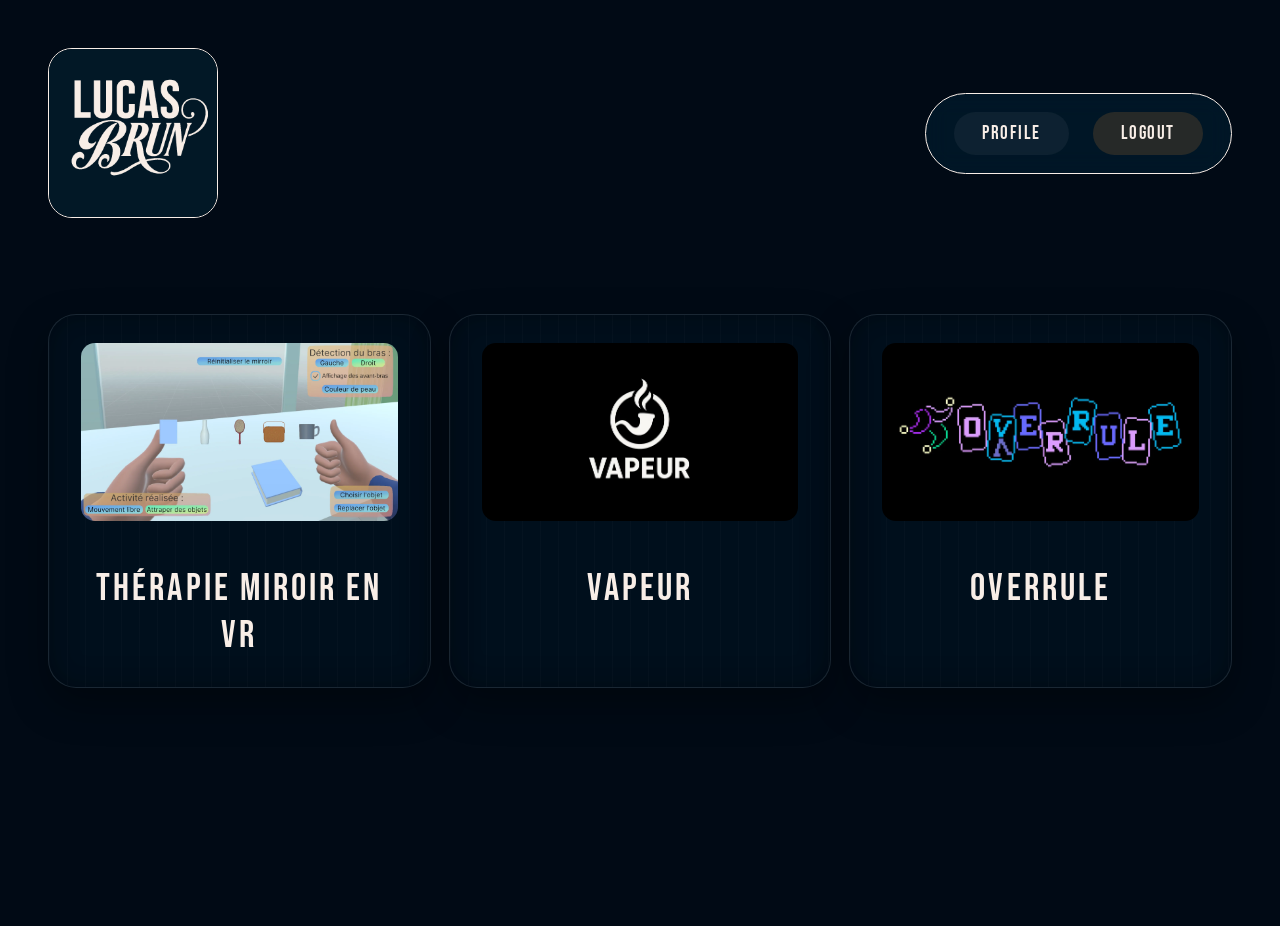
<file: Screens/home.html>
<!DOCTYPE html>
<html lang="fr">
<head>
    <meta charset="UTF-8">
    <meta name="viewport" content="width=device-width, initial-scale=1.0">
    <title>Home</title>
    <link rel="stylesheet" href="../css/screens.css">
</head>
<body>
    <div data-include="site-header"></div>
    <main class="home-page">
        <div class="card-grid">
            <button class="card" type="button" data-target="Projects/Hemiplegie.html">
                <div class="card-image">
                    <img src="../Resources/Hemiplegie/global.webp" alt="Rééducation de l'hémiplégie">
                </div>
                <div class="card-title">Thérapie miroir en VR</div>
            </button>

            <button class="card" type="button" data-target="Projects/Vapeur.html">
                <div class="card-image">
                    <img src="../Resources/Vapeur/logoRect.webp" alt="Vapeur">
                </div>
                <div class="card-title">Vapeur</div>
            </button>

            <button class="card" type="button" data-target="Projects/OverRule.html">
                <div class="card-image">
                    <img src="../Resources/OverRule/logoRect.webp" alt="OverRule">
                </div>
                <div class="card-title">OverRule</div>
            </button>
        </div>
    </main>
    <script src="../js/screens.js"></script>
</body>
</html>
</file>
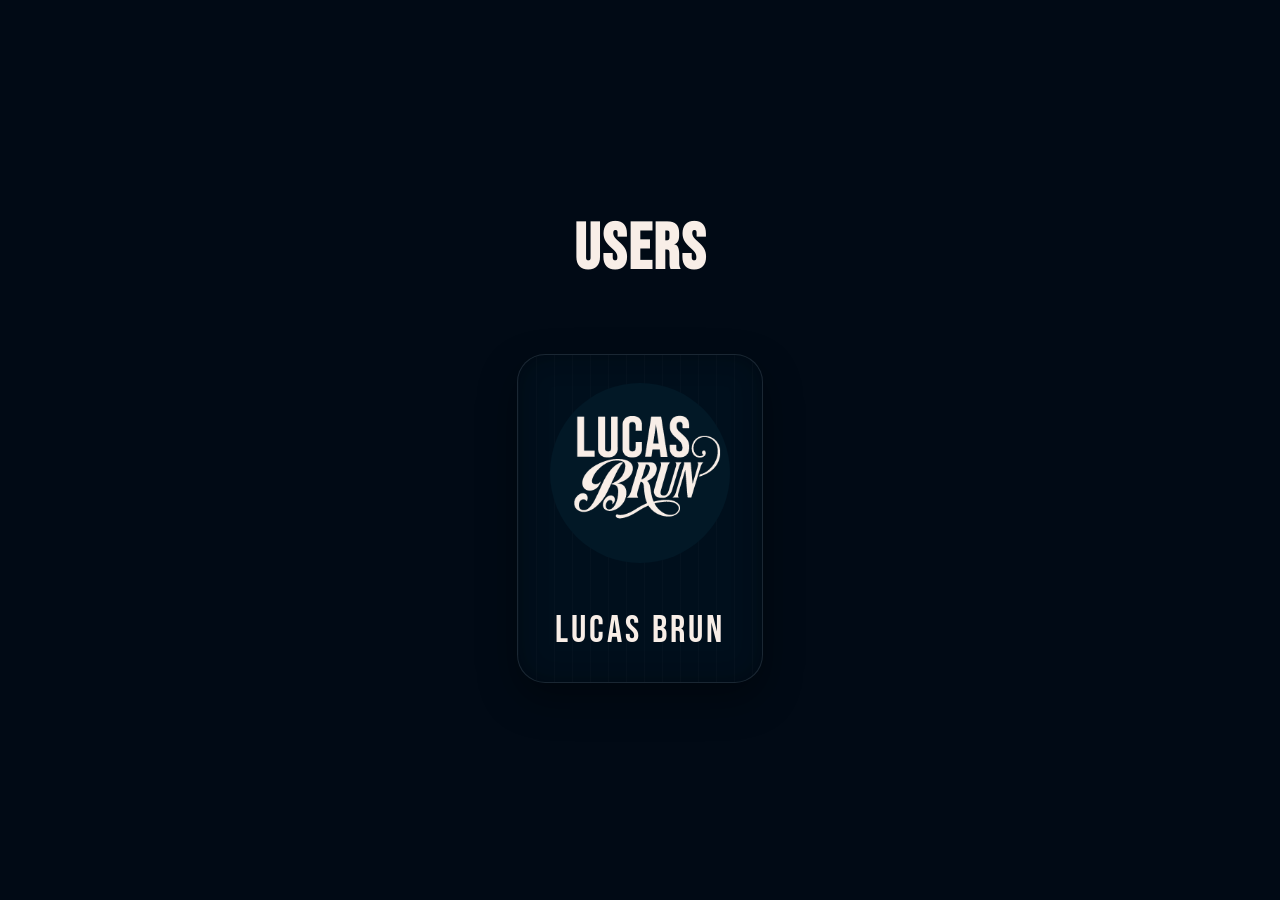
<file: Screens/log.html>
<!DOCTYPE html>
<html lang="fr">
<head>
    <meta charset="UTF-8">
    <meta name="viewport" content="width=device-width, initial-scale=1.0">
    <title>Login</title>
    <link rel="stylesheet" href="../css/screens.css">
</head>
<body class="profile-page">
    <main class="single-card-layout">
        <h1>Users</h1>
        <button class="card" type="button" data-target="home.html">
            <div class="login-avatar">
                <img src="../Resources/Name.webp" alt="Avatar de Lucas Brun">
            </div>
            <div class="login-name">Lucas Brun</div>
        </button>
    </main>
    <script src="../js/screens.js"></script>
</body>
</html>
</file>
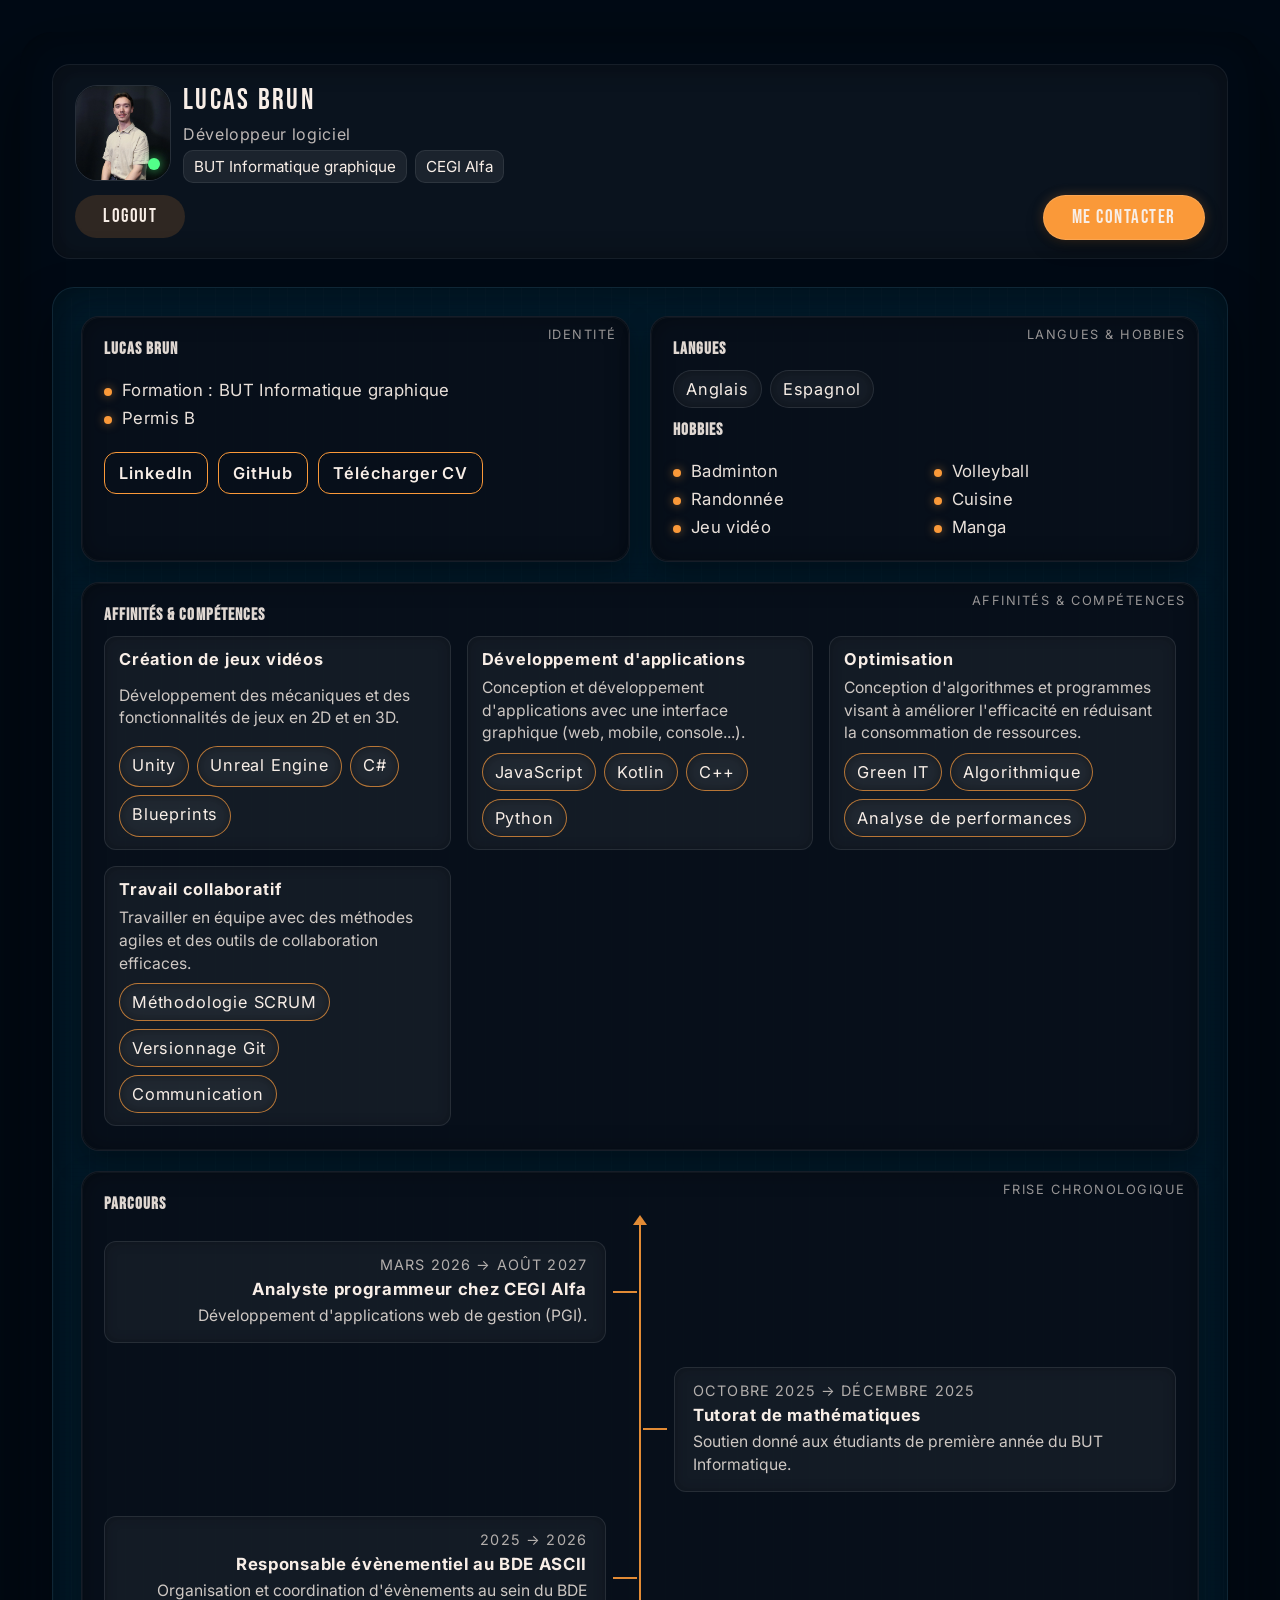
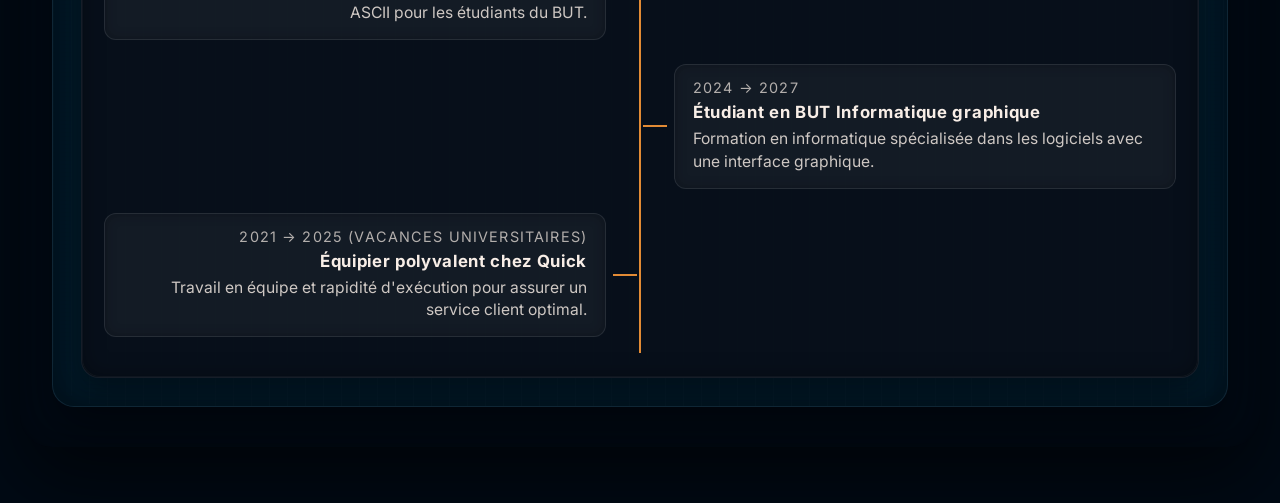
<file: Screens/profile.html>
<!DOCTYPE html>
<html lang="fr">
<head>
    <meta charset="UTF-8">
    <meta name="viewport" content="width=device-width, initial-scale=1.0">
    <title>Profile</title>
    <link rel="stylesheet" href="../css/screens.css">
</head>
<body class="profile-console">
    <div class="console-shell">
        <header class="console-header">
            <div class="console-logout">
                <button class="nav-btn nav-btn-secondary" type="button" data-url="log.html">Logout</button>
            </div>
            <div class="console-identity">
                <div class="avatar-frame">
                    <img src="../Resources/PictureProfile.webp" alt="Photo profil" class="avatar-image" />
                    <span class="avatar-led"></span>
                </div>
                <div class="identity-meta">
                    <p class="identity-name">Lucas Brun</p>
                    <p class="identity-role">Développeur logiciel</p>
                    <div class="identity-signals">
                        <span class="signal-pill">BUT Informatique graphique</span>
                        <span class="signal-pill">CEGI Alfa</span>
                    </div>
                </div>
            </div>

            <div class="console-actions">
                <a class="nav-btn nav-btn-primary" href="mailto:lucas.brun43.pro@gmail.com">Me contacter</a>
            </div>
        </header>

        <main class="console-screen">
            <div class="scanlines"></div>
            <div class="hud-grid">
                <article class="hud-card" data-label="Identité">
                    <div class="hud-content">
                        <h3>Lucas BRUN</h3>
                        <ul class="profile-list">
                            <li>Formation : BUT Informatique graphique</li>
                            <li>Permis B</li>
                        </ul>
                        <div class="contact-row identity-contact">
                            <a class="contact-btn" href="https://www.linkedin.com/in/lucas-brun4/" target="_blank">LinkedIn</a>
                            <a class="contact-btn" href="https://github.com/lucbr1" target="_blank">GitHub</a>
                            <a class="contact-btn" href="../Resources/CV_Lucas_Brun.pdf" download="CV_Lucas_Brun.pdf">Télécharger CV</a>
                        </div>
                    </div>
                </article>

                <article class="hud-card split" data-label="Langues & Hobbies">
                    <div class="hud-content">
                        <h3>Langues</h3>
                        <div class="pill-row">
                            <span class="pill">Anglais</span>
                            <span class="pill">Espagnol</span>
                        </div>
                            <h3>Hobbies</h3>
                            <ul class="profile-list two-col">
                                <li>Badminton</li>
                                <li>Volleyball</li>
                                <li>Randonnée</li>
                                <li>Cuisine</li>
                                <li>Jeu vidéo</li>
                                <li>Manga</li>
                            </ul>
                    </div>
                </article>

                <article class="hud-card full-span" data-label="Affinités & Compétences">
                    <div class="hud-content">
                        <h3>Affinités & Compétences</h3>
                        <div class="cluster-grid">
                            <div class="cluster">
                                <p class="cluster-title">Création de jeux vidéos</p>
                                <p class="cluster-note">Développement des mécaniques et des fonctionnalités de jeux en 2D et en 3D.</p>
                                <div class="pill-row">
                                    <span class="pill">Unity</span>
                                    <span class="pill">Unreal Engine</span>
                                    <span class="pill">C#</span>
                                    <span class="pill">Blueprints</span>
                                </div>
                            </div>
                            <div class="cluster">
                                <p class="cluster-title">Développement d'applications</p>
                                <p class="cluster-note">Conception et développement d'applications avec une interface graphique (web, mobile, console...).</p>
                                <div class="pill-row">
                                    <span class="pill">JavaScript</span>
                                    <span class="pill">Kotlin</span>
                                    <span class="pill">C++</span>
                                    <span class="pill">Python</span>
                                </div>
                            </div>
                            <div class="cluster">
                                <p class="cluster-title">Optimisation</p>
                                <p class="cluster-note">Conception d'algorithmes et programmes visant à améliorer l'efficacité en réduisant la consommation de ressources.</p>
                                <div class="pill-row">
                                    <span class="pill">Green IT</span>
                                    <span class="pill">Algorithmique</span>
                                    <span class="pill">Analyse de performances</span>
                                </div>
                            </div>
                            <div class="cluster">
                                <p class="cluster-title">Travail collaboratif</p>
                                <p class="cluster-note">Travailler en équipe avec des méthodes agiles et des outils de collaboration efficaces.</p>
                                <div class="pill-row">
                                    <span class="pill">Méthodologie SCRUM</span>
                                    <span class="pill">Versionnage Git</span>
                                    <span class="pill">Communication</span>
                                </div>
                            </div>
                        </div>
                    </div>
                </article>

                <article class="hud-card full-span" data-label="Frise chronologique">
                    <div class="hud-content">
                        <h3>Parcours</h3>
                        <div class="timeline">
                            <div class="timeline-item">
                                <p class="timeline-meta">Mars 2026 → Août 2027</p>
                                <p class="timeline-title">Analyste programmeur chez CEGI Alfa</p>
                                <p class="timeline-desc">Développement d'applications web de gestion (PGI).</p>
                            </div>
                            <div class="timeline-item">
                                <p class="timeline-meta">Octobre 2025 → Décembre 2025</p>
                                <p class="timeline-title">Tutorat de mathématiques</p>
                                <p class="timeline-desc">Soutien donné aux étudiants de première année du BUT Informatique.</p>
                            </div>
                            <div class="timeline-item">
                                <p class="timeline-meta">2025 → 2026</p>
                                <p class="timeline-title">Responsable évènementiel au BDE ASCII</p>
                                <p class="timeline-desc">Organisation  et coordination d'évènements au sein du BDE ASCII pour les étudiants du BUT.</p>
                            </div>
                            <div class="timeline-item">
                                <p class="timeline-meta">2024 → 2027</p>
                                <p class="timeline-title">Étudiant en BUT Informatique graphique</p>
                                <p class="timeline-desc">Formation en informatique spécialisée dans les logiciels avec une interface graphique.</p>
                            </div>
                            <div class="timeline-item">
                                <p class="timeline-meta">2021 → 2025 (vacances universitaires)</p>
                                <p class="timeline-title">Équipier polyvalent chez Quick</p>
                                <p class="timeline-desc">Travail en équipe et rapidité d'exécution pour assurer un service client optimal.</p>
                            </div>
                        </div>
                    </div>
                </article>
            </div>
        </main>
    </div>
    <script src="../js/screens.js"></script>
</body>
</html>
</file>
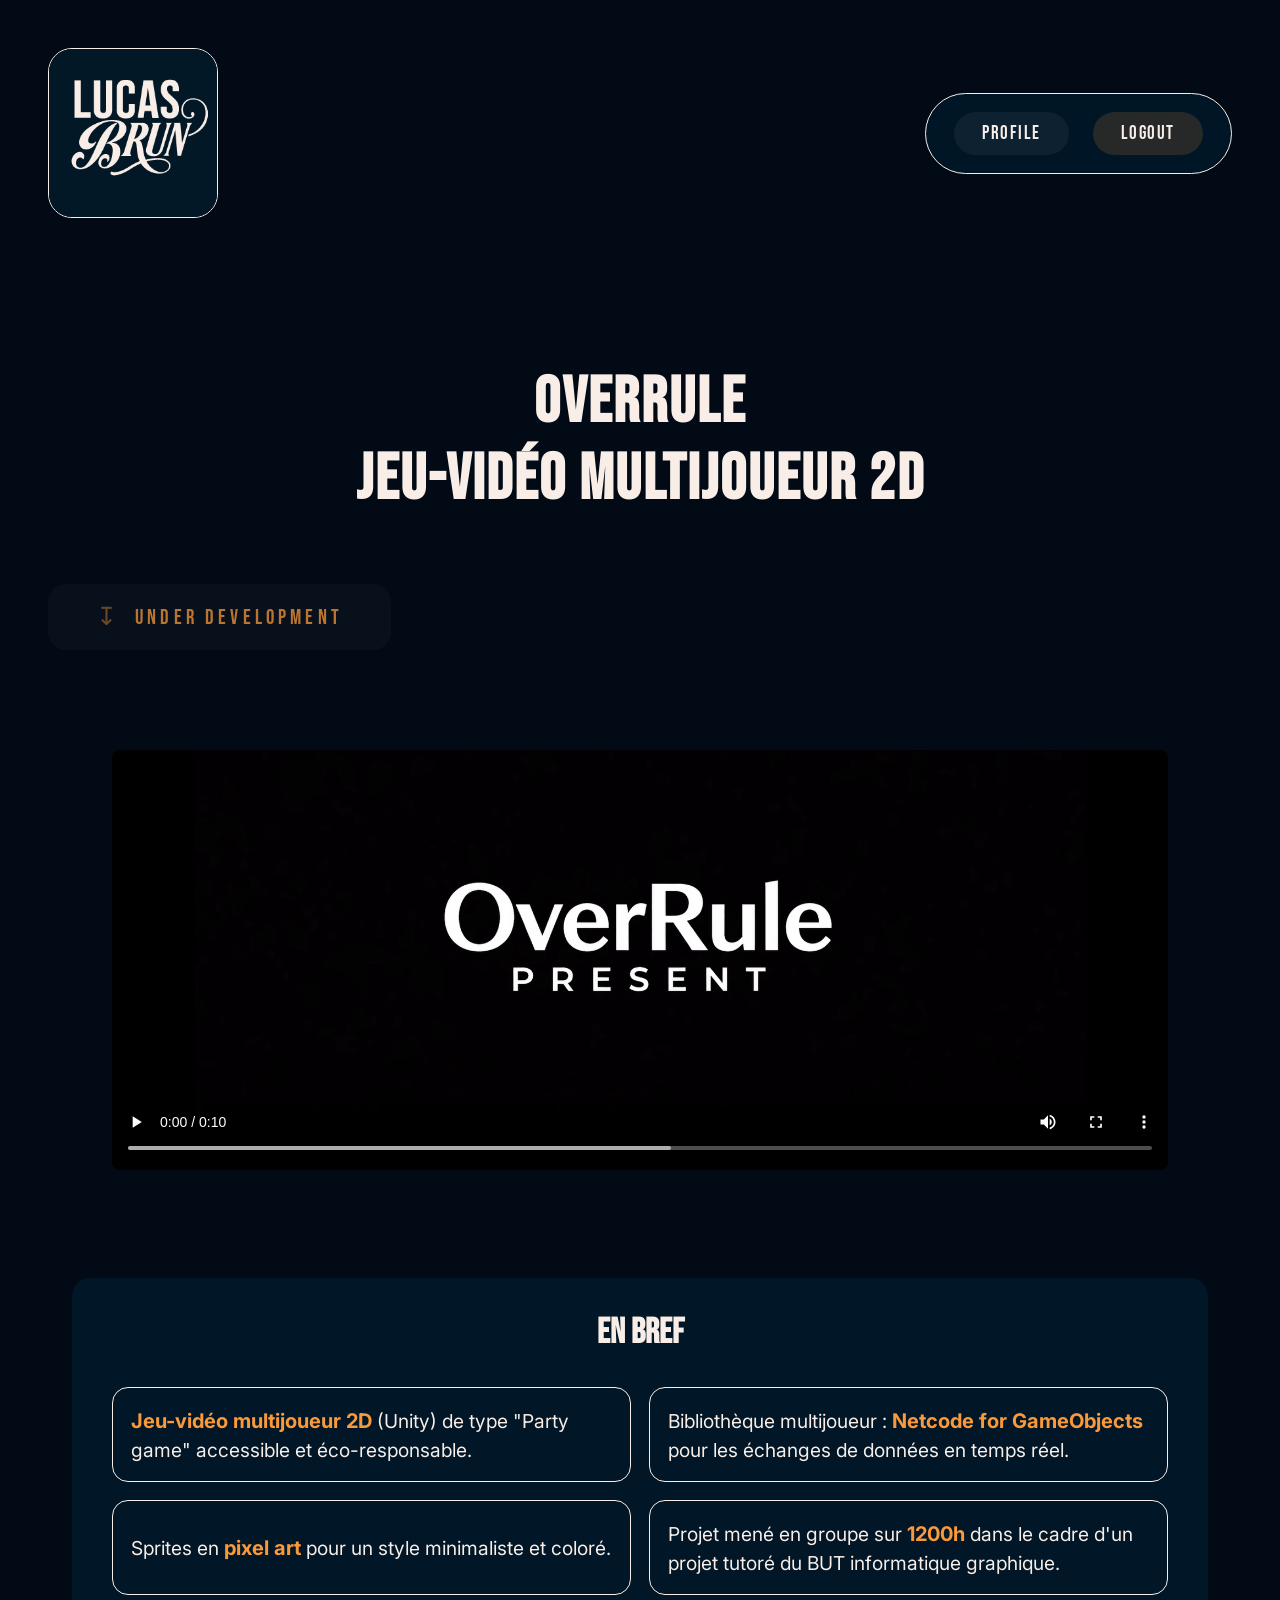
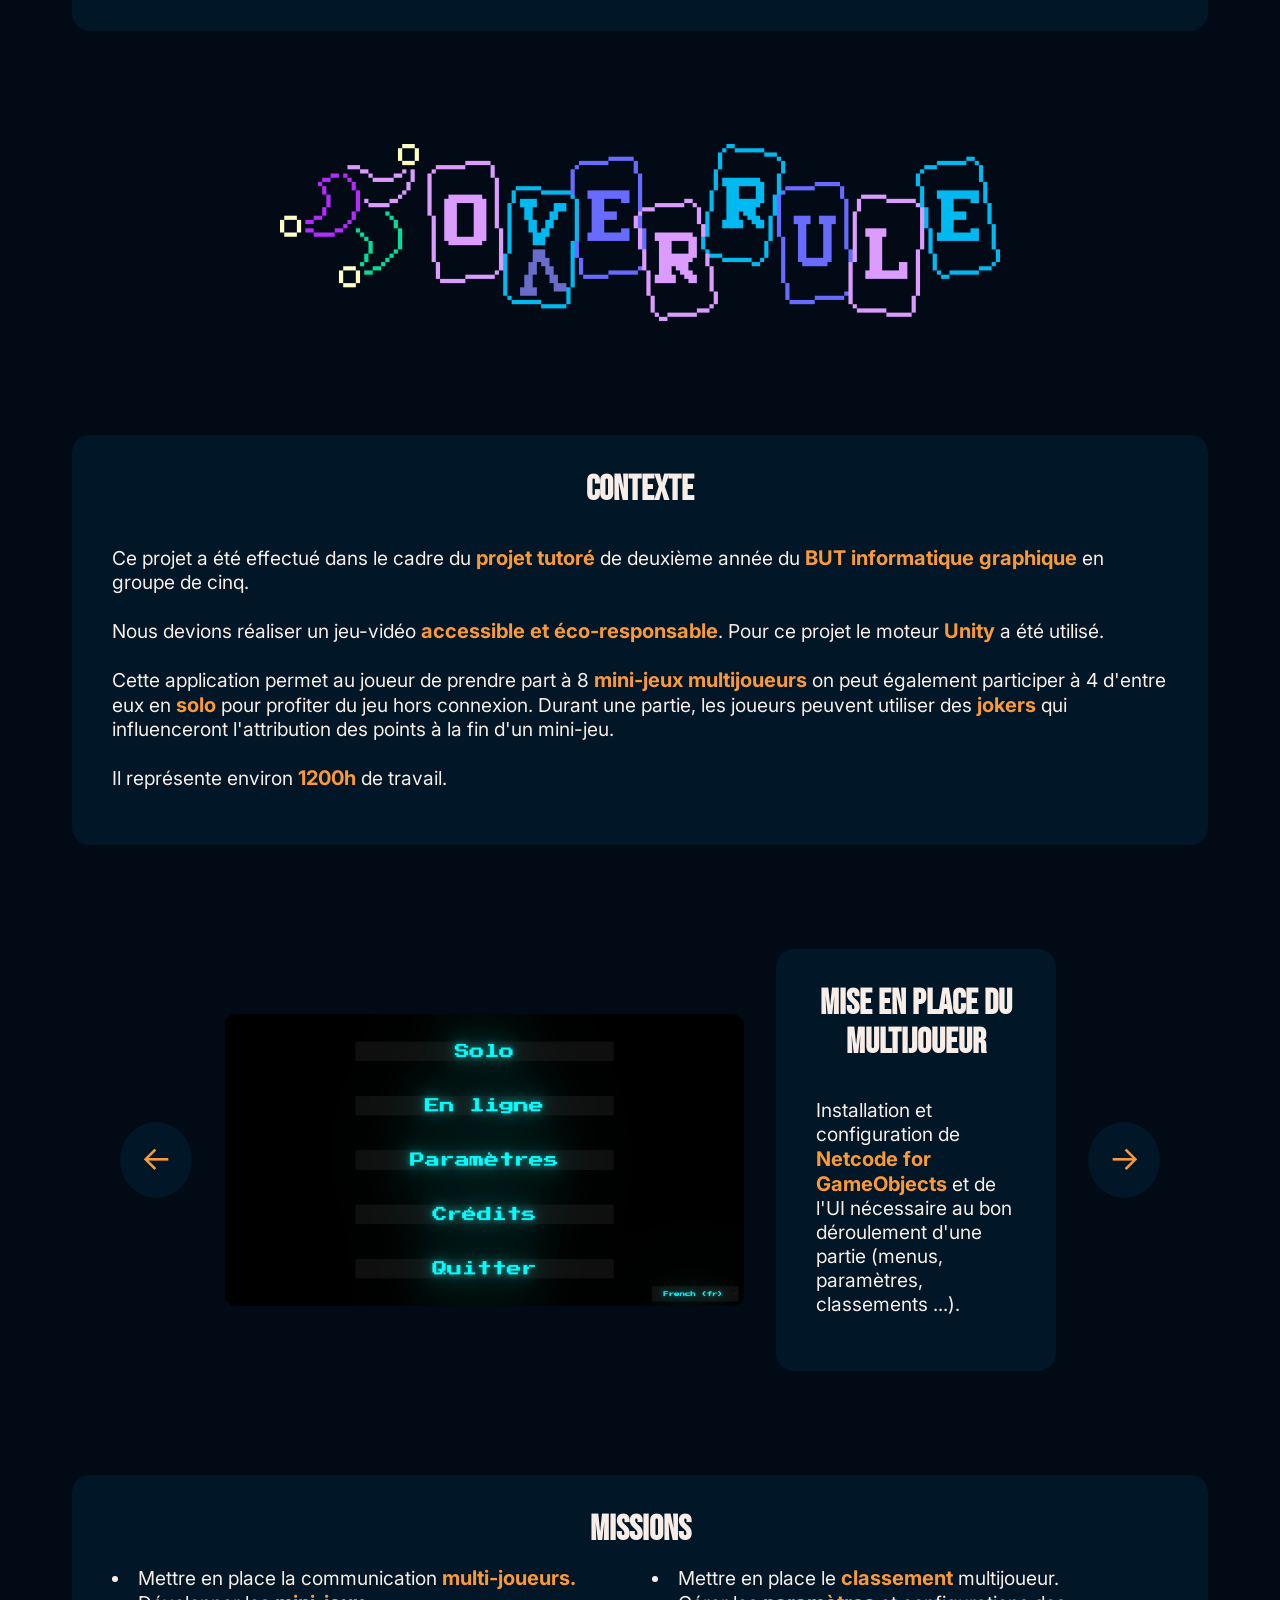
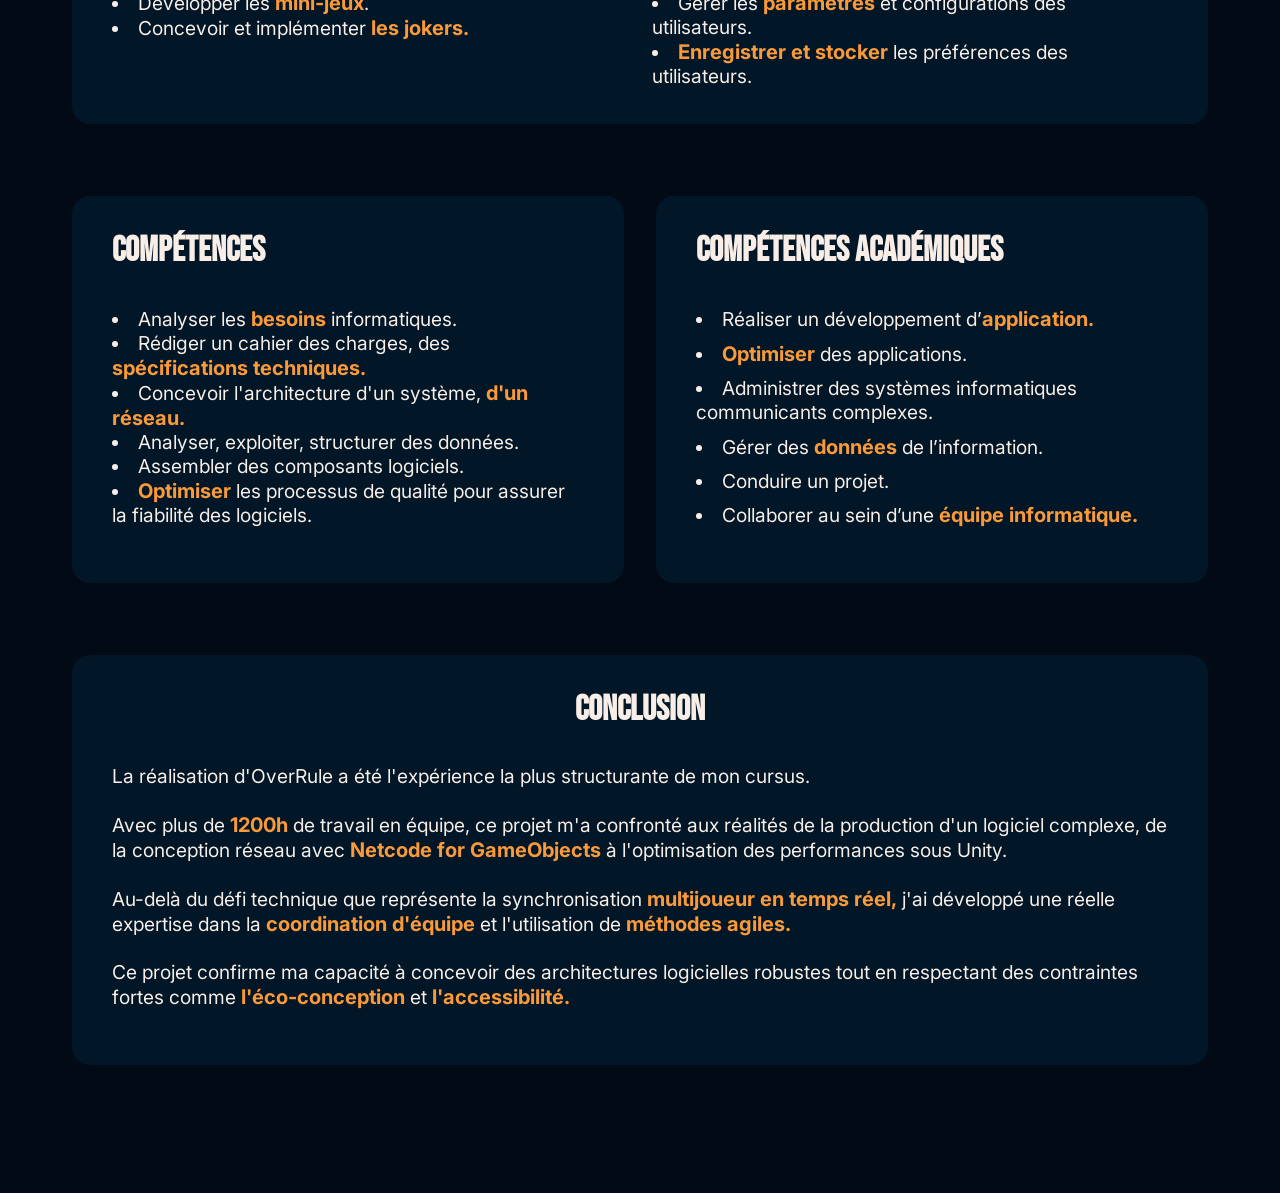
<file: Screens/Projects/OverRule.html>
<!DOCTYPE html>
<html lang="fr">
<head>
  <meta charset="UTF-8">
  <title>OverRule</title>
  <meta name="viewport" content="width=device-width, initial-scale=1.0">
  <link rel="stylesheet" href="../../css/screens.css">
</head>

<body>
  <div data-include="site-header"></div>

  <main>
    <h1>OverRule<br>jeu-vidéo multijoueur 2D</h1>

    <button class="nav-btn download-btn" data-url="" target="_blank" disabled >
      Under development
    </button>

    <section class="content-grid">

      <div class="panel video-container" id="section-demo">
        <video controls>
          <source src="../../Resources/OverRule/teaser.webm" type="video/webm">
          Votre navigateur ne supporte pas la lecture vidéo.
        </video>
      </div>

      <div class="panel summary-panel" id="section-en-bref">
        <h2>En bref</h2>
        <div class="summary-grid">
          <div class="summary-card">
            <p><strong>Jeu-vidéo multijoueur 2D</strong> (Unity) de type "Party game" accessible et éco-responsable.</p>
          </div>
          <div class="summary-card">
            <p>Bibliothèque multijoueur : <strong>Netcode for GameObjects</strong> pour les échanges de données en temps réel.</p>
          </div>
          <div class="summary-card">
            <p>Sprites en <strong>pixel art</strong> pour un style minimaliste et coloré.</p>
          </div>
          <div class="summary-card">
            <p>Projet mené en groupe sur <strong>1200h</strong> dans le cadre d'un projet tutoré du BUT informatique graphique.</p>
          </div>
        </div>
      </div>

      <div class="img-container">
        <div
          class="slot-image describe-image zoomable"
          style="background-image: url('../../Resources/OverRule/logo.webp');"
          data-description="Logo du projet OverRule"
          aria-label="Logo du projet OverRule"
          role="img">
        </div>
    </div>

      <div class="panel context" id="section-contexte">
        <h2>Contexte</h2>
        <div>
            <p>Ce projet a été effectué dans le cadre du <strong>projet tutoré</strong>
            de deuxième année du <strong>BUT informatique graphique</strong> en groupe de cinq.<br><br>
            Nous devions réaliser un jeu-vidéo <strong>accessible et éco-responsable</strong>.
            Pour ce projet le moteur <strong>Unity</strong> a été utilisé.<br><br>
            Cette application permet au joueur de prendre part à 8 <strong>mini-jeux multijoueurs</strong> 
            on peut également participer à 4 d'entre eux en <strong>solo</strong> pour profiter du jeu hors connexion. 
            Durant une partie, les joueurs peuvent utiliser des <strong>jokers</strong> qui influenceront l'attribution des points à la fin d'un mini-jeu.<br><br>
            Il représente environ <strong>1200h</strong> de travail.</p>
        </div>
      </div>

      <article class="step-slider">
        <span class="step-arrow step-arrow-left">&#8592;</span>
        <div class="step-img describe-image" data-description=""></div>
        <div class="panel step-content">
            <h2 class="step-title"></h2>
            <p class="step-description"></p>
        </div>
        <span class="step-arrow step-arrow-right">&#8594;</span>
      </article>
      <script type="application/json" data-role="steps">
        [
          {
            "title": "Mise en place du multijoueur",
            "description": "Installation et configuration de <strong>Netcode for GameObjects</strong> et de l'UI nécessaire au bon déroulement d'une partie (menus, paramètres, classements ...).",
            "img": "../../Resources/OverRule/MenuPrincipal.webp",
            "imgDescription": "Image présentant le menu principal du jeu"
          },
          {
            "title": "Ajout des jokers",
            "description": "Conception de <strong>9 jokers.</strong> 4 d'entre eux affectent directement le <strong>classement</strong>, 4 autres affectent les <strong>points attribués à la fin d'un mini-jeu</strong> et le dernier est un <strong>joker mystère.</strong>",
            "img": "../../Resources/OverRule/Jokers.webp",
            "imgDescription": "Image présentant la phase où l'on choisit un joker parmi les 3 proposés"
          },
          {
            "title": "Conception de Tank Breaker",
            "description": "Un mini-jeu dans lequel les joueurs pilotent un <strong>tank</strong> et doivent détruire les tanks ennemis.",
            "img": "../../Resources/OverRule/TankBreaker.webp",
            "imgDescription": "Image présentant une partie de Tank Breaker"
          },
          {
            "title": "Conception de SpaceShips Trials",
            "description": "Un mini-jeu reprenant le concept de 'flappy bird' où les joueurs pilotes des <strong>vaisseaux spatiaux.</strong>",
            "img": "../../Resources/OverRule/SpaceShipsTrials.webp",
            "imgDescription": "Image présentant une partie de SpaceShips Trials"
          },
          {
            "title": "Conception de Time To Exit",
            "description": "Un mini-jeu de <strong>plateforme</strong> dans lequel les joueurs doivent atteindre la sortie le plus rapidement possible.",
            "img": "../../Resources/OverRule/TimeToExit.webp",
            "imgDescription": "Image présentant une partie de Time To Exit"
          },
          {
            "title": "Conception de OverRoad",
            "description": "Un mini-jeu de <strong>course</strong> dans lequel les joueurs pilotent des <strong>voitures.</strong>",
            "img": "../../Resources/OverRule/OverRoad.webp",
            "imgDescription": "Image présentant une partie de OverRoad"
          },  
          {
            "title": "Conception de Territory War",
            "description": "Un mini-jeu dans lequel les joueurs doivent atteindre une <strong>zone mouvante</strong> le plus rapidement possible.",
            "img": "../../Resources/OverRule/TerritoryWar.webp",
            "imgDescription": "Image présentant une partie de Territory War"
          },
          {
            "title": "Conception de Cursed Deck",
            "description": "Un mini-jeu de <strong>cartes</strong> dans lequel les joueurs doivent chosir des cartes, face cachée, avec des bonus ou malus.",
            "img": "../../Resources/OverRule/CursedDeck.webp",
            "imgDescription": "Image présentant une partie de Cursed Deck"
          },
          {
            "title": "Conception de Light Trails",
            "description": "Un mini-jeu de <strong>snake</strong> dans lequel les joueurs pilotent des <strong>motos futuristes.</strong>",
            "img": "../../Resources/OverRule/LightTrails.webp",
            "imgDescription": "Image présentant une partie de Light Trails"
          },
          {
            "title": "Conception de Strike Arena",
            "description": "Un mini-jeu dans lequel les joueurs s'affrontent dans une arène en utilisant différentes <strong>armes.</strong>",
            "img": "../../Resources/OverRule/StrikeArena.webp",
            "imgDescription": "Image présentant une partie de Strike Arena"
          },
          {
            "title": "Mise en place du mode solo",
            "description": "Mise en place d'un mode solo permettant aux joueurs de jouer à certains mini-jeux en <strong>hors ligne</strong>(Time to Exit, Tank Breaker, SpaceShips Trials, OverRoad).",
            "img": "../../Resources/OverRule/solo.webp",
            "imgDescription": "Image présentant le menu de sélection des mini-jeux en mode solo"
          }
        ]
      </script>

      <div class="panel missions" id="section-missions">
        <h2>Missions</h2>
        <div class="missions-columns">
          <ul>
            <li>Mettre en place la communication <strong>multi-joueurs.</strong></li>
            <li>Développer les <strong>mini-jeux</strong>.</li>
            <li>Concevoir et implémenter <strong>les jokers.</strong></li>
          </ul>
          <ul>
            <li>Mettre en place le <strong>classement</strong> multijoueur.</li>
            <li>Gérer les <strong>paramètres</strong> et configurations des utilisateurs.</li>
            <li><strong>Enregistrer et stocker</strong> les préférences des utilisateurs.</li>
          </ul>
        </div>
      </div>

      <article class="missions-skills" id="section-competences">
        <div class="panel skills">
          <h2>Compétences</h2>
          <ul>
            <li>Analyser les <strong>besoins</strong> informatiques.</li>
            <li>Rédiger un cahier des charges, des <strong>spécifications techniques.</strong></li>
            <li>Concevoir l'architecture d'un système, <strong>d'un réseau.</strong></li>
            <li>Analyser, exploiter, structurer des données.</li>
            <li>Assembler des composants logiciels.</li>
            <li><strong>Optimiser</strong> les processus de qualité pour assurer la fiabilité des logiciels.</li>
          </ul>
        </div>

        <div class="panel skills">
          <h2>Compétences académiques</h2>
          <ul>
            <li>Réaliser un développement d’<strong>application.</strong></li>
            <li><strong>Optimiser</strong> des applications.</li>
            <li>Administrer des systèmes informatiques communicants complexes.</li>
            <li>Gérer des <strong>données</strong> de l’information.</li>
            <li>Conduire un projet.</li>
            <li>Collaborer au sein d’une <strong>équipe informatique.</strong></li>
          </ul>
        </div>
      </article>

      <div class="panel conclusion" id="section-conclusion">
        <h2>Conclusion</h2>
        <div>
            <p>La réalisation d'OverRule a été l'expérience la plus structurante de mon cursus.<br><br>
               Avec plus de <strong>1200h</strong> de travail en équipe, ce projet m'a confronté aux réalités de la production d'un logiciel complexe, 
               de la conception réseau avec <strong>Netcode for GameObjects</strong> à l'optimisation des performances sous Unity.<br><br>
               Au-delà du défi technique que représente la synchronisation <strong>multijoueur en temps réel,</strong> 
               j'ai développé une réelle expertise dans la <strong>coordination d'équipe</strong> et l'utilisation de <strong>méthodes agiles.</strong> <br><br>
               Ce projet confirme ma capacité à concevoir des architectures logicielles robustes 
               tout en respectant des contraintes fortes comme <strong>l'éco-conception</strong> et <strong>l'accessibilité.</strong></p>
        </div>
      </div>

    </section>
  </main>

  <script src="../../js/screens.js"></script>
</body>
</html>
</file>
<file: css/screens.css>
@import url('https://fonts.googleapis.com/css2?family=Bebas+Neue&family=Inter:wght@400;500;700&display=swap');

:root {
    --color-cream: #f8eee7;
    --color-orange: #fa9939;
    --panel-surface: rgba(4,81,116,0.18);
    --panel-border: #f8eee7;
    --bg-deep: #010a15;
}

/* Base */
html,
body {
    margin: 0;
    font-family: 'Inter', sans-serif;
    background: var(--bg-deep);
    color: var(--color-cream);
    min-height: 100vh;
    scrollbar-width: none;
}

html::-webkit-scrollbar,
body::-webkit-scrollbar {
    display: none;
}

body.zoom-active {
    overflow: hidden;
}

h1 {
    text-align: center;
    margin: 32px auto 48px auto;
    font-size: clamp(2.4rem, 6vw, 4rem);
    font-weight: bold;
    letter-spacing: 2px;
    font-family: 'Bebas Neue', sans-serif;
    padding: 18px 32px;
    border-radius: 999px;
}

h2,
h3 {
    font-family: 'Bebas Neue', sans-serif;
    font-size: 2.6rem;
    line-height: 1.1;
    margin: 0 0 16px;
}

strong {
    color: var(--color-orange);
    font-weight: 700;
    font-size: 1.05em;
}

.describe-image {
    position: relative;
}

.describe-image::after {
    content: attr(data-description);
    position: absolute;
    left: 50%;
    top: calc(100% + 12px);
    transform: translateX(-50%);
    background: rgba(1,11,22,0.9);
    color: var(--color-cream);
    border: 1px solid rgba(250,153,57,0.35);
    box-shadow: 0 10px 30px rgba(0,0,0,0.35);
    padding: 8px 14px;
    border-radius: 12px;
    line-height: 1.3;
    min-width: 160px;
    max-width: 260px;
    white-space: normal;
    pointer-events: none;
    opacity: 0;
    transition: opacity 0.2s ease;
    z-index: 5;
}

.describe-image:hover::after {
    opacity: 1;
}

.describe-image.zoomed::after,
.describe-image:not([data-description])::after,
.describe-image[data-description=""]::after {
    display: none;
}

/* Header / nav */
header {
    position: relative;
    z-index: 10;
}

nav {
    display: flex;
    align-items: center;
    justify-content: space-between;
    gap: 48px;
    max-width: 1400px;
    margin: 0 auto;
    padding: 48px;
    min-height: 160px;
    box-sizing: border-box;
}

nav img {
    width: 168px;
    height: 168px;
    background: rgba(4,81,116,0.2);
    object-fit: cover;
    border-radius: 24px;
    border: 1px solid var(--panel-border);
    image-rendering: crisp-edges;
}

.nav-links {
    display: flex;
    gap: 24px;
    align-items: center;
    padding: 18px 28px;
    background: var(--panel-surface);
    border-radius: 999px;
    border: 1px solid var(--panel-border);
    backdrop-filter: blur(12px);
}

.nav-btn {
    color: var(--color-cream);
    padding: 10px 28px;
    border-radius: 999px;
    font-weight: 500;
    font-size: 1.2em;
    letter-spacing: 0.08em;
    font-family: 'Bebas Neue', sans-serif;
    cursor: pointer;
    background: rgba(255,255,255,0.05);
    border: none;
    transition: color 0.2s, transform 0.2s, background 0.2s;
    text-decoration: none;
    display: inline-flex;
    align-items: center;
    justify-content: center;
}

.nav-btn:hover {
    color: var(--color-orange);
    transform: translateY(-2px);
}

.nav-btn:disabled {
    color: rgba(248, 238, 231, 0.45);
    background: rgba(255, 255, 255, 0.03);
    cursor: not-allowed;
    transform: none;
    opacity: 0.7;
}

.nav-btn-secondary {
    background: rgba(250,153,57,0.15);
}

.nav-btn-secondary:hover {
    background: rgba(250,153,57,0.25);
}

.nav-btn-primary {
    background: var(--color-orange);
    border: 1px solid rgba(255,255,255,0.12);
    color: var(--color-cream);
    box-shadow: 0 8px 18px rgba(0,0,0,0.32), 0 0 12px rgba(250,153,57,0.25);
}

.nav-btn-primary:hover {
    color: var(--color-cream);
    background: #ffb15c;
    transform: translateY(-2px);
    box-shadow: 0 10px 20px rgba(0,0,0,0.34), 0 0 14px rgba(250,153,57,0.35);
}

.nav-btn-primary:disabled {
    background: rgba(250, 153, 57, 0.12);
    box-shadow: none;
}

.download-btn {
    display: inline-flex;
    align-items: center;
    gap: 14px;
    margin: 0 auto 64px auto;
    padding: 18px 48px;
    border-radius: 18px;
    background: var(--panel-surface);
    color: var(--color-orange);
    font-size: 1.3rem;
    letter-spacing: 0.2em;
    text-transform: uppercase;
    text-decoration: none;
    border: none;
    transition: background 0.25s ease, transform 0.25s ease;
}

.download-btn::before {
    content: "↧";
    font-size: 1.2em;
}

.download-btn:hover {
    color: var(--color-cream);
    background: var(--color-orange);
    transform: translateY(-4px);
}

.download-btn:disabled,
.download-btn:disabled:hover {
    color: var(--color-orange);
    background: rgba(255, 255, 255, 0.04);
    cursor: not-allowed;
    transform: none;
    opacity: 0.75;
}

.download-btn:disabled::before {
    opacity: 0.55;
}

/* Layout */
main {
    max-width: 1400px;
    margin: 0 auto;
    padding: 48px 48px 96px 48px;
    min-height: calc(100vh - 240px);
    box-sizing: border-box;
    position: relative;
}

main::before {
    content: "";
    position: absolute;
    inset: 42px 0 40px;
    border-radius: 48px;
    filter: drop-shadow(0 26px 65px rgba(0,0,0,0.45));
    z-index: 0;
}

main > * {
    position: relative;
    z-index: 1;
}

.content-grid {
    display: grid;
    grid-template-columns: 1fr;
    row-gap: 72px;
    padding: 0 24px 32px;
}

/* Panels */
.panel {
    background: var(--panel-surface);
    border-radius: 18px;
    box-sizing: border-box;
    display: flex;
    flex-direction: column;
    align-items: center;
    padding: 36px 40px;
}

.panel p,
.panel div p,
.panel li {
    text-align: left;
    width: 100%;
    font-size: 1.2rem;
}

.panel ul {
    width: 100%;
    padding-left: 0;
    list-style-position: inside;
    font-size: 1.2rem;
}

/* En bref cards */
.summary-panel {
    align-items: center;
    gap: 18px;
}

.summary-panel h2 {
    margin: 0 0 8px;
    text-align: center;
    width: 100%;
}

.summary-grid {
    display: grid;
    grid-template-columns: repeat(2, minmax(260px, 1fr));
    gap: 18px;
    width: 100%;
}

.summary-card {
    border: 1px solid var(--panel-border);
    border-radius: 16px;
    padding: 18px 18px 16px;
    display: flex;
    align-items: center;
    gap: 10px;
    text-align: center;
}

.summary-card p {
    margin: 0;
    line-height: 1.5;
    font-size: 1.12rem;
    text-align: center;
    width: 100%;
}


@media (max-width: 720px) {
    .summary-grid {
        grid-template-columns: 1fr;
    }
}

.img-container {
    padding: 0;
    max-width: 720px;
    width: 100%;
    margin: 0 auto;
    display: flex;
    justify-content: center;
    align-items: center;
}

.panel h2 {
    margin-bottom: 16px;
    text-align: center;
    font-size: 2.2rem;
}

.video-container {
    background: none;
    display: flex;
    flex-direction: column;
    align-items: center;
    width: 100%;
    gap: 24px;
}

.video-container video {
    width: 100%;
    min-height: 240px;
    max-height: 420px;
    aspect-ratio: 16 / 9;
    border-radius: 8px;
    object-fit: cover;
}

.missions-skills {
    display: grid;
    grid-template-columns: repeat(2, minmax(0, 1fr));
    grid-auto-rows: 1fr;
    gap: 32px;
}

.missions-columns {
    display: grid;
    grid-template-columns: repeat(2, minmax(0, 1fr));
    gap: 12px 24px;
}

.missions-skills .panel {
    height: 100%;
    align-items: flex-start;
}

.missions-skills .panel ul {
    display: flex;
    flex-direction: column;
    justify-content: space-between;
    height: 100%;
}

.missions-columns ul {
    margin: 0;
}

/* Step slider */
.step-slider {
    display: grid;
    grid-template-columns: minmax(68px, auto) minmax(380px, 520px) minmax(0, 1fr) minmax(68px, auto);
    align-items: center;
    gap: 32px;
    width: 100%;
    border-radius: 18px;
    padding: 32px 48px;
    box-sizing: border-box;
    color: var(--color-cream);
}

.step-arrow {
    font-size: 2.1em;
    color: var(--color-orange);
    cursor: pointer;
    user-select: none;
    width: 72px;
    height: 72px;
    border-radius: 50%;
    display: flex;
    align-items: center;
    justify-content: center;
    background: var(--panel-surface);
    line-height: 1;
    padding-bottom: 4px;
    transition: color 0.2s, transform 0.2s, background 0.2s;
}

.step-arrow:hover {
    color: var(--color-cream);
    background: var(--color-orange);
    transform: scale(1.08);
}

.slot-image,
.step-img {
    width: 100%;
    background-color: transparent;
    background-size: contain;
    background-repeat: no-repeat;
    background-position: center;
    border-radius: 12px;
    transition: transform 0.3s ease;
    cursor: pointer;
    justify-self: center;
}

.slot-image {
    min-height: 260px;
}

.step-img {
    min-height: 260px;
    width: clamp(380px, 44vw, 520px);
    max-width: 100%;
}

.img-container .slot-image {
    min-height: 260px;
}

.slot-image.zoomed {
    width: auto;
    height: auto;
    max-width: 95vw;
    max-height: 92vh;
    background-size: contain;
    background-repeat: no-repeat;
    background-position: center;
}

.step-img.zoomed {
    position: fixed;
    top: 50%;
    left: 50%;
    width: auto;
    height: auto;
    max-height: 92vh;
    max-width: 95vw;
    transform: translate(-50%, -50%);
    z-index: 9999;
    cursor: zoom-out;
}

.step-img:not(.zoomed) {
    cursor: zoom-in;
}

.step-img:not(.zoomed):hover {
    transform: scale(1.05);
    filter: brightness(1.06);
}

.zoomable {
    cursor: zoom-in;
}

.zoomable.zoomed,
.step-img.zoomed {
    position: fixed;
    top: 50%;
    left: 50%;
    width: var(--zoom-width, min(95vw, 1200px));
    height: var(--zoom-height, auto);
    max-height: 92vh;
    max-width: 95vw;
    min-height: unset;
    transform: translate(-50%, -50%);
    z-index: 9999;
    cursor: zoom-out;
    box-shadow: 0 28px 80px rgba(0,0,0,0.65);
}

.zoomable.zoomed {
    border-radius: 18px;
    background-size: contain;
    background-repeat: no-repeat;
    background-position: center;
}

.zoom-placeholder {
    width: 100%;
}

/* Single-card layouts (logout/profile) */
body.profile-page {
    display: flex;
    flex-direction: column;
    gap: 32px;
    min-height: 100vh;
    padding: 32px;
    box-sizing: border-box;
}

/* Login single user card */
body.profile-page main {
    display: flex;
    flex-direction: column;
    align-items: center;
    justify-content: center;
    min-height: calc(100vh - 120px);
    padding: 0px;
}

/* About page vertical layout */
.about-page main {
    display: flex;
    flex-direction: column;
    gap: 20px;
}

.profile-rail {
    background: transparent;
    border: none;
    border-radius: 18px;
    display: flex;
    flex-direction: column;
    gap: 16px;
}

.profile-block {
    background: transparent;
    border: none;
    border-radius: 18px;
    padding: 18px 20px;
    display: flex;
    flex-direction: column;
    gap: 12px;
}

.profile-block h2 {
    margin: 0;
    font-size: 1.6rem;
    letter-spacing: 0.08em;
}

.profile-text {
    margin: 0;
    line-height: 1.6;
    color: rgba(248,238,231,0.92);
    font-size: 1.05rem;
}

.profile-list {
    margin: 0;
    padding: 10px 0 0;
    display: grid;
    gap: 8px;
    color: rgba(248,238,231,0.94);
    font-size: 1.05rem;
    letter-spacing: 0.02em;
    list-style: none;
}

.profile-list li {
    position: relative;
    padding-left: 18px;
}

.profile-list li::before {
    content: "";
    position: absolute;
    left: 0;
    top: 8px;
    width: 8px;
    height: 8px;
    border-radius: 50%;
    background: var(--color-orange);
    box-shadow: 0 0 10px rgba(250,153,57,0.55);
}

.profile-list.two-col {
    grid-template-columns: repeat(2, minmax(0, 1fr));
    column-gap: 18px;
}

.contact-row {
    display: flex;
    flex-wrap: wrap;
    gap: 10px;
}

.contact-btn {
    border: 1px solid var(--color-orange);
    color: var(--color-cream);
    padding: 10px 14px;
    border-radius: 12px;
    text-decoration: none;
    font-weight: 600;
    letter-spacing: 0.06em;
    font-size: 1.02rem;
    transition: transform 0.18s ease, border-color 0.18s ease, background 0.18s ease;
}

.contact-btn:hover,
.contact-btn:focus-visible {
    transform: translateY(-2px);
    border-color: var(--color-orange);
    background: var(--color-orange);
    outline: none;
}

.pill-row {
    display: flex;
    flex-wrap: wrap;
    gap: 8px;
}

.pill {
    background: var(--panel-surface);
    border: 1px solid var(--panel-border);
    color: var(--color-cream);
    padding: 8px 12px;
    border-radius: 999px;
    font-size: 1.02rem;
    letter-spacing: 0.05em;
}

.cluster-grid {
    display: grid;
    grid-template-columns: repeat(auto-fit, minmax(240px, 1fr));
    gap: 12px;
}

.cluster {
    display: grid;
    gap: 8px;
    padding: 12px 14px;
    border-radius: 12px;
    background: rgba(255,255,255,0.05);
    border: 1px solid rgba(255,255,255,0.08);
    box-shadow: inset 0 0 12px rgba(0,0,0,0.25);
}

.cluster-title {
    margin: 0;
    font-weight: 700;
    letter-spacing: 0.05em;
    color: var(--color-cream);
    font-size: 1.02rem;
}

.cluster-note {
    margin: 0;
    color: rgba(248,238,231,0.82);
    font-size: 0.98rem;
    line-height: 1.45;
}

.hud-card.full-span .cluster-grid {
    grid-template-columns: repeat(auto-fit, minmax(320px, 1fr));
    gap: 16px;
}


.timeline {
    position: relative;
    display: flex;
    flex-direction: column;
    gap: 24px;
    padding: 16px 0;
}

.timeline::before {
    content: "";
    position: absolute;
    top: 0;
    bottom: 0;
    left: 50%;
    width: 2px;
    transform: translateX(-1px);
    background: rgba(250,153,57,0.9);
    opacity: 1;
    z-index: 0;
}

.timeline::after {
    content: "";
    position: absolute;
    top: -10px;
    left: 50%;
    transform: translateX(-50%);
    width: 0;
    height: 0;
    border-left: 7px solid transparent;
    border-right: 7px solid transparent;
    border-bottom: 10px solid rgba(250,153,57,0.9);
    z-index: 1;
}

.timeline-item {
    position: relative;
    padding: 14px 18px;
    border: 1px solid rgba(255,255,255,0.08);
    border-radius: 12px;
    background: rgba(255,255,255,0.05);
    box-shadow: inset 0 0 12px rgba(0,0,0,0.25);
    width: calc(50% - 72px);
    max-width: 520px;
    z-index: 1;
}

.timeline-item::before {
    content: "";
    position: absolute;
    top: 50%;
    width: 24px;
    height: 2px;
    transform: translateY(-50%);
}

.timeline-item:nth-child(odd) {
    align-self: flex-start;
    text-align: right;
    margin-right: auto;
}

.timeline-item:nth-child(odd)::before {
    left: calc(100% + 8px);
    right: auto;
    background: rgba(250,153,57,0.9);
}

.timeline-item:nth-child(even) {
    align-self: flex-end;
    text-align: left;
    margin-left: auto;
}

.timeline-item:nth-child(even)::before {
    right: calc(100% + 8px);
    left: auto;
    background: rgba(250,153,57,0.9);
}

.timeline-meta {
    margin: 0 0 6px;
    font-size: 0.9rem;
    letter-spacing: 0.08em;
    color: rgba(248,238,231,0.7);
    text-transform: uppercase;
}

.timeline-title {
    margin: 0 0 6px;
    font-weight: 700;
    letter-spacing: 0.04em;
    color: var(--color-cream);
    font-size: 1.05rem;
}

.timeline-desc {
    margin: 0;
    color: rgba(248,238,231,0.82);
    line-height: 1.45;
    font-size: 0.98rem;
}

@media (max-width: 800px) {
    .timeline {
        padding-left: 48px;
        gap: 14px;
    }

    .timeline::before {
        left: 20px;
        transform: none;
    }

    .timeline-item,
    .timeline-item:nth-child(odd),
    .timeline-item:nth-child(even) {
        width: 100%;
        max-width: none;
        text-align: left;
        align-self: flex-start;
        margin: 0;
    }

    .timeline-item::before,
    .timeline-item:nth-child(odd)::before,
    .timeline-item:nth-child(even)::before {
        left: -20px;
        right: auto;
        background: rgba(250,153,57,0.9);
        top: 50%;
        transform: translateY(-50%);
        width: 12px;
    }
}

.card {
    position: relative;
    background: rgba(4,81,116,0.08);
    border: 1px solid rgba(255,255,255,0.1);
    border-radius: 28px;
    padding: 28px 32px;
    max-width: 460px;
    width: 100%;
    color: var(--color-cream);
    display: flex;
    flex-direction: column;
    gap: 32px;
    align-items: center;
    cursor: pointer;
    overflow: hidden;
    box-shadow: inset 0 0 28px rgba(0,0,0,0.35), 0 16px 38px rgba(0,0,0,0.35);
    transition: transform 0.18s ease, box-shadow 0.18s ease, border-color 0.18s ease;
}

.card::after {
    content: "";
    position: absolute;
    inset: 0;
    border-radius: inherit;
    background: repeating-linear-gradient(
        90deg,
        rgba(255,255,255,0.05) 0,
        rgba(255,255,255,0.05) 1px,
        transparent 1px,
        transparent 18px
    );
    opacity: 0.35;
    pointer-events: none;
}

.card > * {
    position: relative;
    z-index: 1;
}

.card:hover,
.card:focus-visible {
    transform: translateY(-4px);
    outline: none;
    box-shadow: inset 0 0 28px rgba(0,0,0,0.35), 0 24px 48px rgba(0,0,0,0.45);
}

.login-avatar {
    width: 180px;
    height: 180px;
    border-radius: 50%;
    overflow: hidden;
}

.login-avatar img {
    width: 100%;
    height: 100%;
    object-fit: cover;
    display: block;
}

.card-title,
.login-name {
    font-family: 'Bebas Neue', sans-serif;
    font-size: 2.4rem;
    letter-spacing: 0.08em;
    margin: 12px 0 0 0;
}

/* Generic cards (home/projects) */
.card-grid {
    width: 100%;
    display: grid;
    grid-template-columns: repeat(auto-fit, minmax(240px, 1fr));
    gap: 18px;
}

.card-image {
    width: 100%;
    aspect-ratio: 16 / 9;
    border-radius: 14px;
    overflow: hidden;
    background: rgba(4,81,116,0.35);
}

.card-image img {
    width: 100%;
    height: 100%;
    object-fit: cover;
    display: block;
}

/* Profile console skin */
body.profile-console {
    background: transparent;
    color: var(--color-cream);
    min-height: 100vh;
    margin: 0;
    padding: 32px 20px 56px;
    font-family: 'Inter', sans-serif;
}

.console-shell {
    position: relative;
    max-width: 1440px;
    margin: 0 auto;
    background: transparent;
    border-radius: 32px;
    padding: 32px 32px 40px;
    box-shadow: 0 34px 80px rgba(0,0,0,0.6), inset 0 0 42px rgba(0,0,0,0.35);
    overflow: hidden;
}

.console-shell::after {
    content: "";
    position: absolute;
    inset: 12px;
    border-radius: 24px;
    pointer-events: none;
}

.console-header {
    position: relative;
    z-index: 1;
    display: grid;
    grid-template-columns: auto 1fr auto;
    grid-template-rows: auto auto;
    gap: 12px 20px;
    align-items: start;
    padding: 18px 22px;
    border-radius: 18px;
    background: rgba(255,255,255,0.04);
    border: 1px solid rgba(255,255,255,0.05);
    box-shadow: inset 0 0 24px rgba(0,0,0,0.35);
}

.console-identity {
    display: grid;
    grid-template-columns: 94px auto;
    gap: 14px;
    align-items: center;
    grid-column: 1 / 4;
    grid-row: 1;
}

.avatar-frame {
    position: relative;
    width: 94px;
    height: 94px;
    border-radius: 22px;
    overflow: hidden;
    border: 1px solid rgba(255,255,255,0.12);
    box-shadow: inset 0 0 16px rgba(0,0,0,0.45);
}

.avatar-image {
    width: 100%;
    height: 100%;
    object-fit: cover;
    display: block;
}

.avatar-led {
    position: absolute;
    bottom: 10px;
    right: 10px;
    width: 12px;
    height: 12px;
    border-radius: 50%;
    background: #52ff89;
    box-shadow: 0 0 12px rgba(82,255,137,0.8);
}

.identity-meta {
    display: flex;
    flex-direction: column;
    gap: 6px;
}

.identity-name {
    margin: 0;
    font-family: 'Bebas Neue', sans-serif;
    font-size: 1.8rem;
    letter-spacing: 0.08em;
}

.identity-role {
    margin: 0;
    color: rgba(248,238,231,0.75);
    letter-spacing: 0.04em;
}

.identity-signals {
    display: flex;
    flex-wrap: wrap;
    gap: 8px;
}

.signal-pill {
    padding: 6px 10px;
    border-radius: 10px;
    background: rgba(255,255,255,0.07);
    border: 1px solid rgba(255,255,255,0.08);
    font-size: 0.95rem;
}
.console-actions {
    display: flex;
    gap: 12px;
    justify-self: end;
    justify-content: flex-end;
    grid-column: 3;
    grid-row: 2;
}

.console-logout {
    justify-self: start;
    display: flex;
    grid-column: 1;
    grid-row: 2;
}

.console-screen {
    position: relative;
    z-index: 1;
    margin-top: 28px;
    padding: 28px;
    border-radius: 22px;
    border: 1px solid rgba(255,255,255,0.06);
    background: rgba(4,81,116,0.22);
    box-shadow: inset 0 0 38px rgba(0,0,0,0.45), 0 24px 48px rgba(0,0,0,0.45);
    overflow: hidden;
}

.console-screen::before {
    content: "";
    position: absolute;
    inset: 0;
    background: repeating-linear-gradient(
        90deg,
        rgba(255,255,255,0.04) 0,
        rgba(255,255,255,0.04) 1px,
        transparent 1px,
        transparent 18px
    );
    opacity: 0.35;
    pointer-events: none;
}

.scanlines {
    position: absolute;
    inset: 0;
    background: repeating-linear-gradient(
        180deg,
        rgba(0,0,0,0.08) 0,
        rgba(0,0,0,0.08) 1px,
        transparent 1px,
        transparent 4px
    );
    mix-blend-mode: soft-light;
    opacity: 0.4;
    pointer-events: none;
    z-index: 1;
}

.hud-grid {
    position: relative;
    z-index: 2;
    display: grid;
    grid-template-columns: repeat(2, minmax(0, 1fr));
    gap: 20px;
}

.hud-card {
    position: relative;
    background: rgba(8,16,26,0.9);
    border: 1px solid rgba(255,255,255,0.06);
    border-radius: 18px;
    padding: 22px 22px 24px;
    box-shadow: inset 0 0 22px rgba(0,0,0,0.35), 0 12px 28px rgba(0,0,0,0.35);
    overflow: hidden;
}

.hud-card.full-span {
    grid-column: 1 / -1;
}

.hud-card h3 {
    margin: 0;
    font-size: 1.08rem;
    letter-spacing: 0.06em;
    text-transform: uppercase;
    color: rgba(248,238,231,0.9);
}

.hud-content {
    display: grid;
    gap: 12px;
}

.hud-card::before {
    content: attr(data-label);
    position: absolute;
    top: 10px;
    right: 12px;
    font-size: 0.8rem;
    letter-spacing: 0.12em;
    color: rgba(248,238,231,0.6);
    text-transform: uppercase;
}

.hud-card::after {
    content: "";
    position: absolute;
    inset: 0;
    border-radius: inherit;
    border: 1px solid rgba(255,255,255,0.04);
    pointer-events: none;
}

.hud-card.split {
    display: grid;
    grid-template-columns: repeat(auto-fit, minmax(200px, 1fr));
    gap: 12px;
}

.hud-card .pill-row {
    gap: 8px;
}

.hud-card .pill {
    background: rgba(255,255,255,0.06);
    border: 1px solid rgba(255,255,255,0.08);
    color: var(--color-cream);
    box-shadow: inset 0 0 12px rgba(0,0,0,0.35);
}

.hud-card.full-span .cluster .pill {
    border-color: rgba(250,153,57,0.7);
    color: var(--color-cream);
}

.hud-list {
    list-style: none;
    margin: 4px 0 0;
    padding: 0;
    display: grid;
    gap: 6px;
    justify-content: flex-end;
    color: rgba(248,238,231,0.92);
    letter-spacing: 0.02em;
}

.hud-list li {
    position: relative;
    padding-left: 14px;
    background: rgba(255,255,255,0.06);
    border: 1px solid rgba(250,153,57,0.6);
    color: var(--color-cream);
    box-shadow: 0 6px 14px rgba(0,0,0,0.28);
    content: "";
    position: absolute;
    left: 0;
    color: var(--color-cream);
    background: rgba(250,153,57,0.16);
    transform: translateY(-2px);
    box-shadow: 0 8px 18px rgba(0,0,0,0.32);
    background: rgba(250,153,57,0.9);
    box-shadow: 0 0 10px rgba(250,153,57,0.4);
}

.hud-list.two-col {
    grid-template-columns: repeat(2, minmax(0, 1fr));
    column-gap: 18px;
}

.contact-card .contact-row {
    gap: 12px;
}

.contact-card .contact-btn {
    background: rgba(250,153,57,0.12);
    border-color: rgba(250,153,57,0.9);
    box-shadow: 0 0 16px rgba(250,153,57,0.3);
}

.contact-card .contact-btn:hover,
.contact-card .contact-btn:focus-visible {
    background: var(--color-orange);
}

.identity-contact {
    margin-top: 12px;
    gap: 10px;
}

/* Responsive */
@media (max-width: 1200px) {
    .step-slider {
        grid-template-columns: minmax(60px, auto) minmax(280px, 1fr) minmax(0, 1fr) minmax(60px, auto);
        padding: 28px 32px;
        gap: 24px;
    }

    .console-header {
        grid-template-columns: auto 1fr auto;
        grid-template-rows: auto auto;
        justify-items: stretch;
    }

    .console-actions {
        width: auto;
        grid-column: 3;
        grid-row: 2;
        justify-content: flex-end;
    }

    .console-logout {
        grid-column: 1;
        grid-row: 2;
    }

    .step-media {
        min-height: 280px;
    }

    .step-img {
        min-width: 0;
        width: clamp(260px, 55vw, 340px);
        max-width: 100%;
    }

    .step-content {
        padding: 28px 16px;
    }
}

@media (max-width: 900px) {
    main {
        padding: 32px 16px 80px 16px;
    }

    .content-grid {
        padding: 0;
        gap: 32px;
    }

    nav {
        padding: 32px 24px;
        flex-direction: column;
        gap: 24px;
        min-height: auto;
    }

    .nav-links {
        width: 100%;
        justify-content: center;
    }

    .missions-skills {
        grid-template-columns: 1fr;
    }

    .missions-columns {
        grid-template-columns: 1fr;
    }

    .context {
        padding: 28px 20px 36px 20px;
    }

    .step-slider {
        display: flex;
        flex-wrap: wrap;
        gap: 24px;
        padding: 28px 18px;
    }

    body.profile-console {
        padding: 20px 12px 48px;
    }

    .console-shell {
        padding: 24px 18px 32px;
    }

    .console-screen {
        padding: 20px;
    }

    .hud-grid {
        grid-template-columns: 1fr;
    }

    .step-media,
    .step-content {
        flex: 1 1 100%;
        max-width: 100%;
    }

    .step-img {
        min-width: 0;
        width: 100%;
        max-width: 100%;
    }

    .step-media { order: 1; }

    .step-content {
        order: 2;
        padding: 0;
        align-items: center;
    }

    .step-title,
    .step-description {
        text-align: center;
    }

    .step-arrow-left,
    .step-arrow-right {
        order: 3;
        flex: 1 1 calc(50% - 12px);
        align-self: stretch;
    }

    .step-arrow-right {
        order: 4;
    }
}

@media (max-width: 600px) {
    .step-slider {
        gap: 16px;
        padding: 24px 16px;
    }

    .step-arrow {
        width: 100%;
        height: 56px;
        font-size: 1.8em;
    }

    .step-arrow-left,
    .step-arrow-right {
        flex: 1 1 100%;
    }

    .step-media {
        min-height: 220px;
    }

    .step-img {
        min-width: 0;
        width: clamp(200px, 80vw, 260px);
        max-width: 100%;
    }

    .step-title {
        font-size: 1.6em;
    }

    .step-description {
        font-size: 1em;
    }
}
</file>
